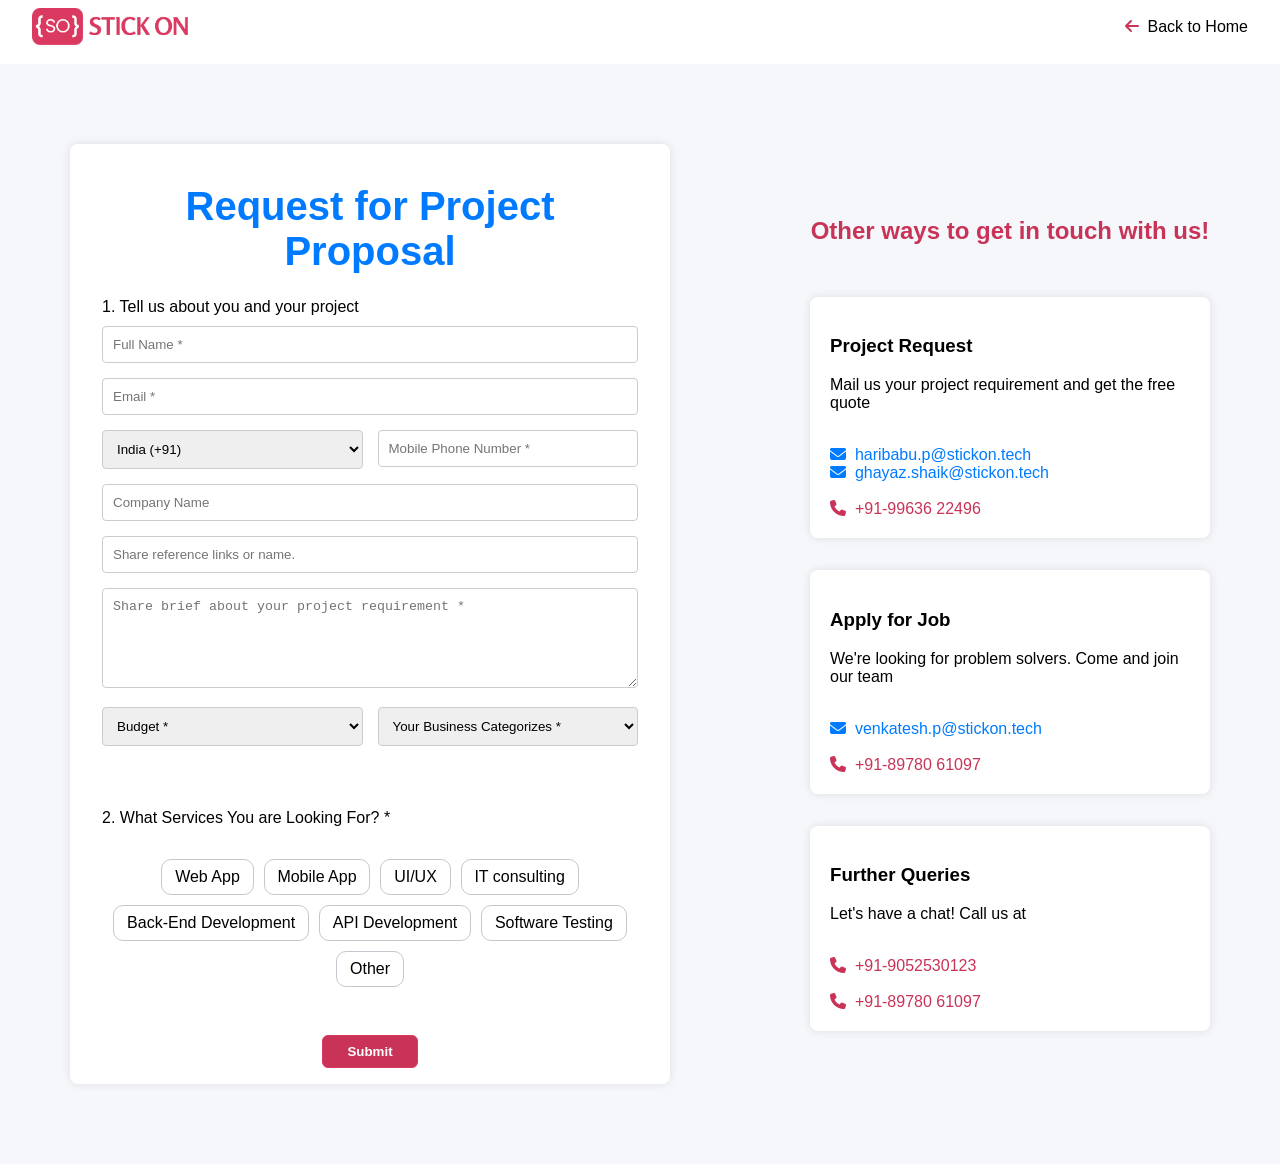
<file: Stickon Website Official/contact.html>
<!DOCTYPE html>
<html lang="en">
<head>
    <meta charset="UTF-8">
    <meta name="viewport" content="width=device-width, initial-scale=1.0">
    <link rel="icon" href="assets/Icon.png" type="image/x-icon">
    <link rel="stylesheet" href="https://cdnjs.cloudflare.com/ajax/libs/font-awesome/6.5.2/css/all.min.css">

    <link rel="stylesheet" href="https://unpkg.com/aos@next/dist/aos.css" />

    <title>StickOn</title>
    <style>
        *,*:before,*:after{
            box-sizing: border-box;
        }
        body {
            background-color: #f5f7fb;
            font-family: Arial, sans-serif;
            margin: 0;
            padding: 0;
        }
        nav{
            width: 100%;
            height: 4rem;
            background-color: white;
        }
        .navbar{
            padding:0.5rem 2rem;
            display: flex;
            justify-content: space-between;
            align-items: center;
        }

        .logo{
            width: 13%;
        }

        .back-to-home{
            text-decoration: none;
            color: black;
            transition: all 0.2s linear;
        }
        .back-to-home:hover{
            color: #c93357;
            transform: scale(1.1);
        }
        .back-to-home i{
            color: #c93357;
        }

        .container {
            display: flex;
            align-items: center;
            justify-content: space-around;
            padding: 5rem 0;
        }

        .container-left{
            max-width: 600px;
            padding: 1rem 2rem;
            background-color: white;
            border-radius: 8px;
            box-shadow: 0 0 10px rgba(0, 0, 0, 0.1);
        }

        .form-title {
            font-size: 2.5rem;
            font-weight: bold;
            margin: 1.5rem 0;
            text-align: center;
            color: #007bff;
        }
        .form-group{
            margin-bottom: 3rem;
        }
        .form-group label {
            display: block;
        }
        .label-heading{
            margin-bottom: 10px;
        }

        .form-control {
            width: 100%;
            padding: 10px;
            margin-bottom: 15px;
            border: 1px solid #ccc;
            border-radius: 4px;
            box-sizing: border-box;
        }
        .form-control:focus{
            outline: none;
            border-color: #007bff;
        }

        #countryDropdown {
            max-height: 100px; 
            overflow-y: auto;
        }

        .other-service{
            display: none;
            width: 100%;
            padding: 10px;
            border: 0;
            border-bottom: 1px solid #ccc;
        }
        .other-service:focus{
            outline: none;
            border-color: #007bff;
        }

        textarea.form-control {
            resize: vertical;
            height: 100px;
        }

        .form-row {
            display: flex;
            flex-wrap: wrap;
            gap: 15px;
        }

        .form-col {
            flex: 1;
            min-width: 100px;
        }

        .checkbox-group {
            display: flex;
            flex-wrap: wrap;
            justify-content: center;
            gap: 10px;
            margin-top: 2rem;
        }

        input[type="checkbox"]{
            height: 0;
            width: 0;
            display: none;
        }
        .clabel{
            background-color: white;
            border: 1px solid rgba(196, 199, 206, 1);
            border-radius: 10px;
            padding: 0.5rem 0.8rem;
            cursor: pointer;
        }

        .clabel:hover{
            color: #007bff;
            border: 1px solid #007bff;
        }

        input[type="checkbox"]:checked + .clabel{
            background-color: #007bff;
            color: white;
            border: 2px solid rgb(0, 132, 255);
        }


        .form-success, .form-fail{
            display: none;
            color: #6270ea;
            text-align: center;
            margin: 1rem 0;
        }

        .form-success{
            color: #6270ea;
        }

        .form-fail{
            color: #ea7462;
        }
        .btn-container{
            display: flex;
            justify-content: center;
        }
        .submit-btn{
            cursor:pointer;
            background-color: #c93357;
            color: white;
            font-weight: 600;
            text-align: center;
            border-radius: 6px;
            border: 1px solid #DA3960;
            padding: 0.5rem 1.5rem;
            transition: all 0.2s linear;
        }

        .container-right{
            display: flex;
            flex-direction: column;
            align-items: center;
            justify-content: space-evenly;
            row-gap: 2rem;
        }
        .container-right h2{
            color: #c93357;
        }
        .contact-card{
            max-width: 400px;
            width:100%;
            padding: 20px;
            background-color: white;
            border-radius: 8px;
            box-shadow: 0 0 10px rgba(0, 0, 0, 0.1);
        }
        .mail a{
            text-decoration: none;
            color: #007bff;
        }
        .mobno{
            color: #c93357;
        }

        @media(max-width : 1020px){
            .logo{
                width: 20%;
            }
            .container{
                flex-direction: column;
            }
            .container-left{
                margin-bottom: 5rem;
            }
        }


        @media (max-width: 768px) {
            .logo{
                width: 25%;
            }
            .back-to-home{
                font-size: 1.2rem;
            }
            .form-wrapper {
                padding: 10px;
            }

            .form-title {
                font-size: 20px;
            }

            .checkbox-label {
                margin: 5px 0;
            }
        }

        @media(max-width: 600px){
            .logo{
                width: 30%;
            }
            .container-left{
                max-width: 500px;
            }
            .checkbox-group{
                justify-content: space-evenly;
            }
            .clabel{
                font-size: 0.7rem;
                padding: 0.4rem 0.7rem;
            }
        }

        @media(max-width: 400px){
            nav{
                height: auto;
            }
            .navbar{
                padding: 0.5rem;
            }
            .logo{
                width: 40%;
            }
            .back-to-home{
                font-size: 0.9rem;
            }
            .container-left{
                padding: 1rem;
            }
            .form-title{
                font-size: 17px;
            }
            .label-heading{
                font-size: 13px;
            }
            .form-row{
                display: block;;
            }
            .checkbox-group{
                justify-content: center;
            }
            .clabel{
                font-size: 0.65rem;
            }
            .container-right h2{
                font-size: 1.15rem;
            }
            .contact-card{
                max-width: 300px;
            }
            .contact-card h3{
                font-size: 1rem;
            }
            .contact-card p{
                font-size: 0.9rem;
            }
            .mail a{
                font-size: 0.9rem;
            }
            .mobno{
                font-size: 0.9rem;
            }
        }

    </style>
</head>
<body>
    <nav>
        <div class="navbar">
            <img src="assets/SO_Main.png" alt="logo" class="logo">
            <a href="javascript: history.go(-1)" class="back-to-home"><i class="fa-solid fa-arrow-left"></i>&nbsp;&nbsp;Back to Home</a>
        </div>
    </nav>
    <div class="container">
        <div class="container-left">
            <div class="form-wrapper">
                <h2 class="form-title">Request for Project Proposal</h2>
                <form id="projectForm" name="projectForm" class="projectForm">
                    <input type="hidden" name="formType" value="Project Form">
                    <div class="form-group">
                        <label class="label-heading">1. Tell us about you and your project</label>
                        <input type="text" class="form-control" placeholder="Full Name *" name="name" required>
                        <input type="email" class="form-control" placeholder="Email *" name="email" required>
                        <div class="form-row">
                            <div class="form-col">
                                <select class="form-control" name="country_code" title="Select Country code" id="countryDropdown">
                                    <option value="IN">India (+91)</option>
                                    <option value="US">United States (+1)</option>
                                    <option value="CA">Canada (+1)</option>
                                    <option value="GB">United Kingdom (+44)</option>
                                    <option value="AU">Australia (+61)</option>
                                    <option value="CN">China (+86)</option>
                                    <option value="DE">Germany (+49)</option>
                                    <option value="FR">France (+33)</option>
                                    <option value="JP">Japan (+81)</option>
                                    <option value="ZA">South Africa (+27)</option>
                                    <option value="RU">Russia (+7)</option>
                                    <option value="BR">Brazil (+55)</option>
                                    <option value="SG">Singapore (+65)</option>
                                    <option value="AE">United Arab Emirates (+971)</option>
                                    <!-- Add more country codes as needed -->
                                </select>
                            </div>
                            <div class="form-col">
                                <input type="text" class="form-control" placeholder="Mobile Phone Number *" name="mobile_number" required>
                            </div>
                        </div>
                        <input type="text" class="form-control" placeholder="Company Name" name="company_name">
                        <input type="text" class="form-control" placeholder="Share reference links or name." name="reference_links">
                        <textarea class="form-control" placeholder="Share brief about your project requirement *" name="project_requirements" required></textarea>
                        <div class="form-row">
                            <div class="form-col">
                                <select class="form-control" name="budget" required title="Select budget">
                                    <option>Budget *</option>
                                    <option value="less than $1,000">Less than $1,000</option>
                                    <option value="$1,000 to $5,000">$1,000 to $5,000</option>
                                    <option value="$5,000+">$5,000+</option>
                                </select>
                            </div>
                            <div class="form-col">
                                <select class="form-control" name="business_category" required title="Select business category">
                                    <option>Your Business Categorizes *</option>
                                    <option value="startup">Startup</option>
                                    <option value="sme">SME</option>
                                    <option value="enterprise">Enterprise</option>
                                    <option value="agency">Agency</option>
                                </select>
                            </div>
                        </div>
                    </div>
                    <div class="form-group">
                        <label class="label-heading">2. What Services You are Looking For? *</label>
                        <div class="checkbox-group">

                            <input type="checkbox" id="webapp" name="services1" value="Web App">
                            <label for="webapp" class="clabel">Web App</label>
                            
                            <input type="checkbox" id="mobileapp" name="services2" value="Mobile App">
                            <label for="mobileapp" class="clabel">Mobile App</label>

                            <input type="checkbox" id="uiux" name="services3" value="UI/UX">
                            <label for="uiux" class="clabel">UI/UX</label>

                            <input type="checkbox" id="itconsulting" name="services4" value="IT Consulting">
                            <label for="itconsulting" class="clabel">IT consulting</label>

                            <input type="checkbox" id="backend-development" name="services5" value="Back-End Development">
                            <label for="backend-development" class="clabel">Back-End Development</label>

                            <input type="checkbox" id="api-development" name="services6" value="API Development">
                            <label for="api-development" class="clabel">API Development</label>

                            <input type="checkbox" id="software-testing" name="services7" value="Software Testing">
                            <label for="software-testing" class="clabel">Software Testing</label>

                            <input type="checkbox" id="other" name="Other Service" value="Other">
                            <label for="other" class="clabel">Other</label>

                        </div>
                        <input type="text" name="Other Service Name" placeholder="Please specify the domain" class="other-service">
                    </div>
                    <div class="form-success" tabindex="-1" role="region">
                        <div>Thank you! Your submission has been received!</div>
                    </div>
                    <div class="form-fail" tabindex="-1" role="region">
                        <div>Oops! Something went wrong while submitting the form.</div>
                    </div>
                    <div class="btn-container">
                        <input type="submit" class="submit-btn">
                    </div>
                </form>
            </div>
        </div>
        <div class="container-right" data-aos="fade-in">
            <h2>Other ways to get in touch with us!</h2>
            <div class="contact-card">
                <h3>Project Request</h3>
                <p>Mail us your project requirement and get the free quote</p><br>
                <span class="mail">
                    <a href="https://mail.google.com/mail/u/0/#inbox?compose=GTvVlcSMSqVrkPCWBqjzQPcmtcqJLwLdGSWGQGNBVmmHhVZGCnchfvWBZslBvnKkclWVjHBvLsbCP">
                        <i class="fa-solid fa-envelope"></i>&nbsp;&nbsp;haribabu.p@stickon.tech</a><br>
                        <a href="https://mail.google.com/mail/u/0/#inbox?compose=GTvVlcRwRrnXtvkDsrNzkkLtTbgTQtfptKpwWjwpLsShhdsqnRgbpPCvfmGDwzfdBbmvcZSnsVXGb">
                            <i class="fa-solid fa-envelope"></i>&nbsp;&nbsp;ghayaz.shaik@stickon.tech</a></a>
                    </span>
                <br><br>
                <span class="mobno"><i class="fa-solid fa-phone"></i>&nbsp;&nbsp;+91-99636 22496</span>
            </div>
            <div class="contact-card">
                <h3>Apply for Job</h3>
                <p>We're looking for problem solvers. Come and join our team</p><br>
                <span class="mail">
                    <a href="https://mail.google.com/mail/u/0/#inbox?compose=GTvVlcSMSqVrkPCWBqjzQPcmtcqJLwLdGSWGQGNBVmmHhVZGCnchfvWBZslBvnKkclWVjHBvLsbCP">
                    <i class="fa-solid fa-envelope"></i>&nbsp;&nbsp;venkatesh.p@stickon.tech
                    </a>
                </span>
                <br><br>
                <span class="mobno"><i class="fa-solid fa-phone"></i>&nbsp;&nbsp;+91-89780 61097</span>
            </div>
            <div class="contact-card">
                <h3>Further Queries</h3>
                <p>Let's have a chat! Call us at</p><br>
                <span class="mobno"><i class="fa-solid fa-phone"></i>&nbsp;&nbsp;+91-9052530123</span>
                <br><br>
                <span class="mobno"><i class="fa-solid fa-phone"></i>&nbsp;&nbsp;+91-89780 61097</span>
            </div>
        </div>
    </div>
    <script>
        document.querySelectorAll('.checkbox-label input').forEach(input => {
            input.addEventListener('change', function() {
                if (this.checked) {
                    this.parentNode.classList.add('category-active');
                } else {
                    this.parentNode.classList.remove('category-active');
                }
            });
        });

        other = document.getElementById("other");
        otherServiceInpt = document.querySelector(".other-service");
        other.addEventListener("click",function() {
            other.checked == true ? otherServiceInpt.style.display="block" : otherServiceInpt.style.display="none";
        });
    </script>
    <script type="module" src="scripts/formLogic.js"></script>
    <script src="https://unpkg.com/aos@next/dist/aos.js"></script>
    <script>
      AOS.init();
    </script>
</body>
</html>
</file>
